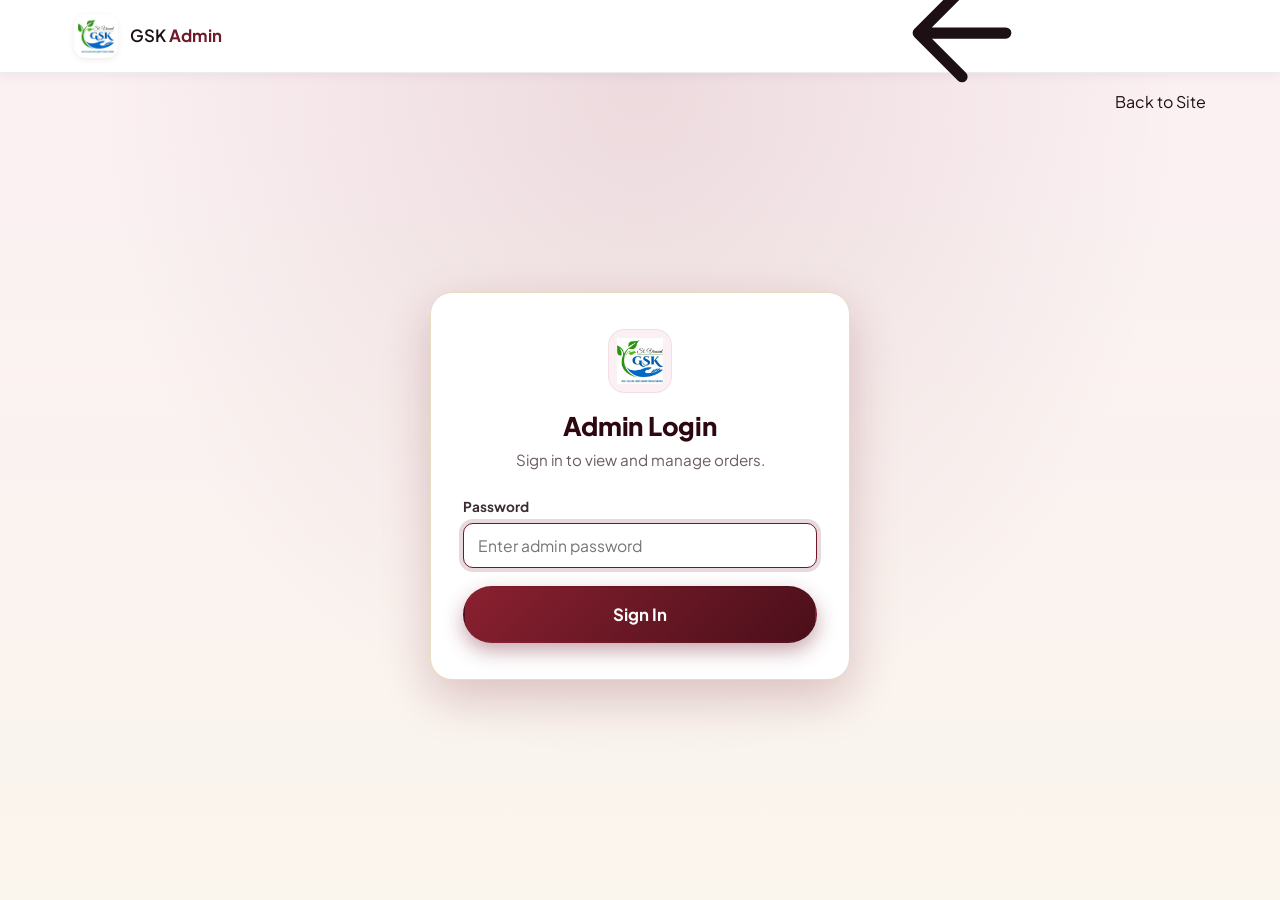
<file: login.html>
<!DOCTYPE html>
<html lang="en">
<head>
  <meta charset="UTF-8" />
  <meta name="viewport" content="width=device-width, initial-scale=1.0" />
  <meta name="robots" content="noindex, nofollow" />
  <title>Admin Login — GSK Dragon Fruit Plus</title>
  <link rel="icon" type="image/jpeg" href="Assets/gsk%20logo.jpg" />
  <link rel="preconnect" href="https://fonts.googleapis.com" />
  <link rel="preconnect" href="https://fonts.gstatic.com" crossorigin />
  <link href="https://fonts.googleapis.com/css2?family=Plus+Jakarta+Sans:wght@400;500;600;700;800&display=swap" rel="stylesheet" />
  <link rel="stylesheet" href="styles.css" />
</head>
<body class="page-admin">
  <!-- SVG icon sprite -->
  <svg width="0" height="0" style="position:absolute" aria-hidden="true">
    <defs>
      <symbol id="i-clipboard" viewBox="0 0 24 24" fill="none" stroke="currentColor" stroke-width="1.6" stroke-linecap="round" stroke-linejoin="round">
        <rect x="8" y="3" width="8" height="4" rx="1"/>
        <path d="M8 5H6a2 2 0 0 0-2 2v12a2 2 0 0 0 2 2h12a2 2 0 0 0 2-2V7a2 2 0 0 0-2-2h-2"/>
        <path d="M9 12h6M9 16h4"/>
      </symbol>
      <symbol id="i-clock" viewBox="0 0 24 24" fill="none" stroke="currentColor" stroke-width="1.6" stroke-linecap="round" stroke-linejoin="round">
        <circle cx="12" cy="12" r="9"/>
        <path d="M12 7v5l3 2"/>
      </symbol>
      <symbol id="i-package" viewBox="0 0 24 24" fill="none" stroke="currentColor" stroke-width="1.6" stroke-linecap="round" stroke-linejoin="round">
        <path d="M21 16V8a2 2 0 0 0-1-1.73l-7-4a2 2 0 0 0-2 0l-7 4A2 2 0 0 0 3 8v8a2 2 0 0 0 1 1.73l7 4a2 2 0 0 0 2 0l7-4A2 2 0 0 0 21 16Z"/>
        <path d="m3.3 7 8.7 5 8.7-5M12 22V12"/>
      </symbol>
      <symbol id="i-wallet" viewBox="0 0 24 24" fill="none" stroke="currentColor" stroke-width="1.6" stroke-linecap="round" stroke-linejoin="round">
        <path d="M19 7H5a2 2 0 0 0-2 2v9a2 2 0 0 0 2 2h14a2 2 0 0 0 2-2V9a2 2 0 0 0-2-2Z"/>
        <path d="M16 14a1.5 1.5 0 1 0 0-3 1.5 1.5 0 0 0 0 3ZM18 7V5a2 2 0 0 0-2-2H6a3 3 0 0 0-3 3"/>
      </symbol>
      <symbol id="i-search" viewBox="0 0 24 24" fill="none" stroke="currentColor" stroke-width="1.8" stroke-linecap="round" stroke-linejoin="round">
        <circle cx="11" cy="11" r="7"/>
        <path d="m20 20-3.5-3.5"/>
      </symbol>
      <symbol id="i-refresh" viewBox="0 0 24 24" fill="none" stroke="currentColor" stroke-width="1.8" stroke-linecap="round" stroke-linejoin="round">
        <path d="M3 12a9 9 0 0 1 15.5-6.3L21 8"/>
        <path d="M21 3v5h-5"/>
        <path d="M21 12a9 9 0 0 1-15.5 6.3L3 16"/>
        <path d="M8 16H3v5"/>
      </symbol>
      <symbol id="i-download" viewBox="0 0 24 24" fill="none" stroke="currentColor" stroke-width="1.8" stroke-linecap="round" stroke-linejoin="round">
        <path d="M21 15v4a2 2 0 0 1-2 2H5a2 2 0 0 1-2-2v-4"/>
        <path d="M7 10l5 5 5-5M12 15V3"/>
      </symbol>
      <symbol id="i-logout" viewBox="0 0 24 24" fill="none" stroke="currentColor" stroke-width="1.8" stroke-linecap="round" stroke-linejoin="round">
        <path d="M9 21H5a2 2 0 0 1-2-2V5a2 2 0 0 1 2-2h4"/>
        <path d="m16 17 5-5-5-5M21 12H9"/>
      </symbol>
      <symbol id="i-arrow-left" viewBox="0 0 24 24" fill="none" stroke="currentColor" stroke-width="1.8" stroke-linecap="round" stroke-linejoin="round">
        <path d="M19 12H5M12 19l-7-7 7-7"/>
      </symbol>
      <symbol id="i-inbox" viewBox="0 0 24 24" fill="none" stroke="currentColor" stroke-width="1.5" stroke-linecap="round" stroke-linejoin="round">
        <path d="M22 12h-6l-2 3h-4l-2-3H2"/>
        <path d="M5.5 5h13l3.5 7v6a2 2 0 0 1-2 2H4a2 2 0 0 1-2-2v-6Z"/>
      </symbol>
      <symbol id="i-trash" viewBox="0 0 24 24" fill="none" stroke="currentColor" stroke-width="1.8" stroke-linecap="round" stroke-linejoin="round">
        <path d="M3 6h18M8 6V4a2 2 0 0 1 2-2h4a2 2 0 0 1 2 2v2M19 6l-1 14a2 2 0 0 1-2 2H8a2 2 0 0 1-2-2L5 6"/>
        <path d="M10 11v6M14 11v6"/>
      </symbol>
      <symbol id="i-lock" viewBox="0 0 24 24" fill="none" stroke="currentColor" stroke-width="1.6" stroke-linecap="round" stroke-linejoin="round">
        <rect x="4" y="11" width="16" height="11" rx="2"/>
        <path d="M8 11V7a4 4 0 1 1 8 0v4"/>
      </symbol>
      <symbol id="i-peso" viewBox="0 0 24 24" fill="none" stroke="currentColor" stroke-width="2" stroke-linecap="round" stroke-linejoin="round">
        <path d="M7 4v16M7 4h6a4.5 4.5 0 0 1 0 9H7M5 9h11M5 13h11"/>
      </symbol>
    </defs>
  </svg>

  <header class="site-header is-solid admin-header">
    <div class="container nav">
      <a href="index.html" class="brand">
        <span class="brand-mark">
          <img src="Assets/gsk%20logo.jpg" alt="GSK" />
        </span>
        <span class="brand-name">GSK <strong>Admin</strong></span>
      </a>
      <a href="index.html" class="btn-link nav-cta">
        <svg class="ico" aria-hidden="true"><use href="#i-arrow-left"/></svg>
        Back to Site
      </a>
    </div>
  </header>

  <main id="top">
    <!-- Login screen -->
    <section id="loginSection" class="login-screen">
      <div class="login-card">
        <div class="login-logo">
          <img src="Assets/gsk%20logo.jpg" alt="GSK" />
        </div>
        <h1>Admin Login</h1>
        <p class="login-sub">Sign in to view and manage orders.</p>
        <form id="loginForm" novalidate>
          <div class="form-row">
            <label for="loginPassword">Password</label>
            <input type="password" id="loginPassword" name="password" required autocomplete="current-password" placeholder="Enter admin password" />
          </div>
          <button type="submit" class="btn btn-primary btn-lg btn-block">Sign In</button>
          <p id="loginError" class="login-error" hidden>Mali ang password. Subukan ulit.</p>
        </form>
      </div>
    </section>

    <!-- Admin dashboard (hidden until logged in) -->
    <section id="adminSection" class="admin-screen" hidden>
      <div class="container">
        <div class="admin-head">
          <div>
            <span class="eyebrow">Orders Dashboard</span>
            <h1>Welcome back, Admin 👋</h1>
            <p class="admin-sub">Manage at i-track ang lahat ng orders ng GSK Dragon Fruit Plus dito.</p>
          </div>
          <div class="admin-actions">
            <button id="refreshBtn" type="button" class="btn btn-ghost btn-sm">↻ Refresh</button>
            <button id="exportBtn" type="button" class="btn btn-outline btn-sm">⬇ Export CSV</button>
            <button id="logoutBtn" type="button" class="btn btn-ghost btn-sm">Logout</button>
          </div>
        </div>

        <div class="admin-stats">
          <div class="admin-stat stat-total">
            <div class="admin-stat-icon">📋</div>
            <div class="admin-stat-body">
              <span class="admin-stat-label">Total Orders</span>
              <span class="admin-stat-value" id="statTotal">0</span>
            </div>
          </div>
          <div class="admin-stat stat-pending">
            <div class="admin-stat-icon">⏳</div>
            <div class="admin-stat-body">
              <span class="admin-stat-label">Pending</span>
              <span class="admin-stat-value" id="statPending">0</span>
            </div>
          </div>
          <div class="admin-stat stat-shipped">
            <div class="admin-stat-icon">📦</div>
            <div class="admin-stat-body">
              <span class="admin-stat-label">Confirmed / Shipped</span>
              <span class="admin-stat-value" id="statShipped">0</span>
            </div>
          </div>
          <div class="admin-stat stat-revenue">
            <div class="admin-stat-icon">💰</div>
            <div class="admin-stat-body">
              <span class="admin-stat-label">Estimated Revenue</span>
              <span class="admin-stat-value" id="statRevenue">₱0</span>
            </div>
          </div>
        </div>

        <div class="admin-toolbar">
          <div class="admin-search">
            <span class="admin-search-icon" aria-hidden="true">🔍</span>
            <input
              type="search"
              id="searchInput"
              placeholder="Search by name, contact, or address…"
              autocomplete="off"
            />
          </div>
          <div class="admin-filters">
            <select id="filterStatus" aria-label="Filter by status">
              <option value="">All Status</option>
              <option value="Pending">Pending</option>
              <option value="Confirmed">Confirmed</option>
              <option value="Shipped">Shipped</option>
              <option value="Delivered">Delivered</option>
              <option value="Cancelled">Cancelled</option>
            </select>
            <select id="filterPayment" aria-label="Filter by payment method">
              <option value="">All Payment</option>
              <option value="COD">COD</option>
              <option value="GCash">GCash</option>
              <option value="Credit Card">Credit Card</option>
            </select>
            <select id="filterBundle" aria-label="Filter by bundle">
              <option value="">All Bundles</option>
              <option value="1 Box - ₱1,300">1 Box</option>
              <option value="2 Boxes - ₱2,400">2 Boxes</option>
              <option value="3 Boxes - ₱3,300">3 Boxes</option>
            </select>
          </div>
        </div>

        <div class="admin-table-wrap">
          <table class="admin-table" id="ordersTable">
            <thead>
              <tr>
                <th>Date</th>
                <th>Customer</th>
                <th>Bundle</th>
                <th>Payment</th>
                <th>Address</th>
                <th>Status</th>
                <th></th>
              </tr>
            </thead>
            <tbody id="ordersBody"></tbody>
          </table>
          <div id="ordersEmpty" class="admin-empty" hidden>
            <div class="admin-empty-icon">📭</div>
            <h3>Wala pang orders</h3>
            <p>Walang nai-save na orders sa browser na ito, o walang tugma sa filters mo.</p>
            <a href="order.html" class="btn btn-outline btn-sm">Go to Order Page</a>
          </div>
        </div>

        <p class="admin-note">
          <strong>Note:</strong> Orders are stored locally sa browser na ito. For multi-device tracking,
          connect the form to Netlify Forms, Supabase, or another backend service.
        </p>
      </div>
    </section>
  </main>

  <script src="login.js"></script>
</body>
</html>
</file>
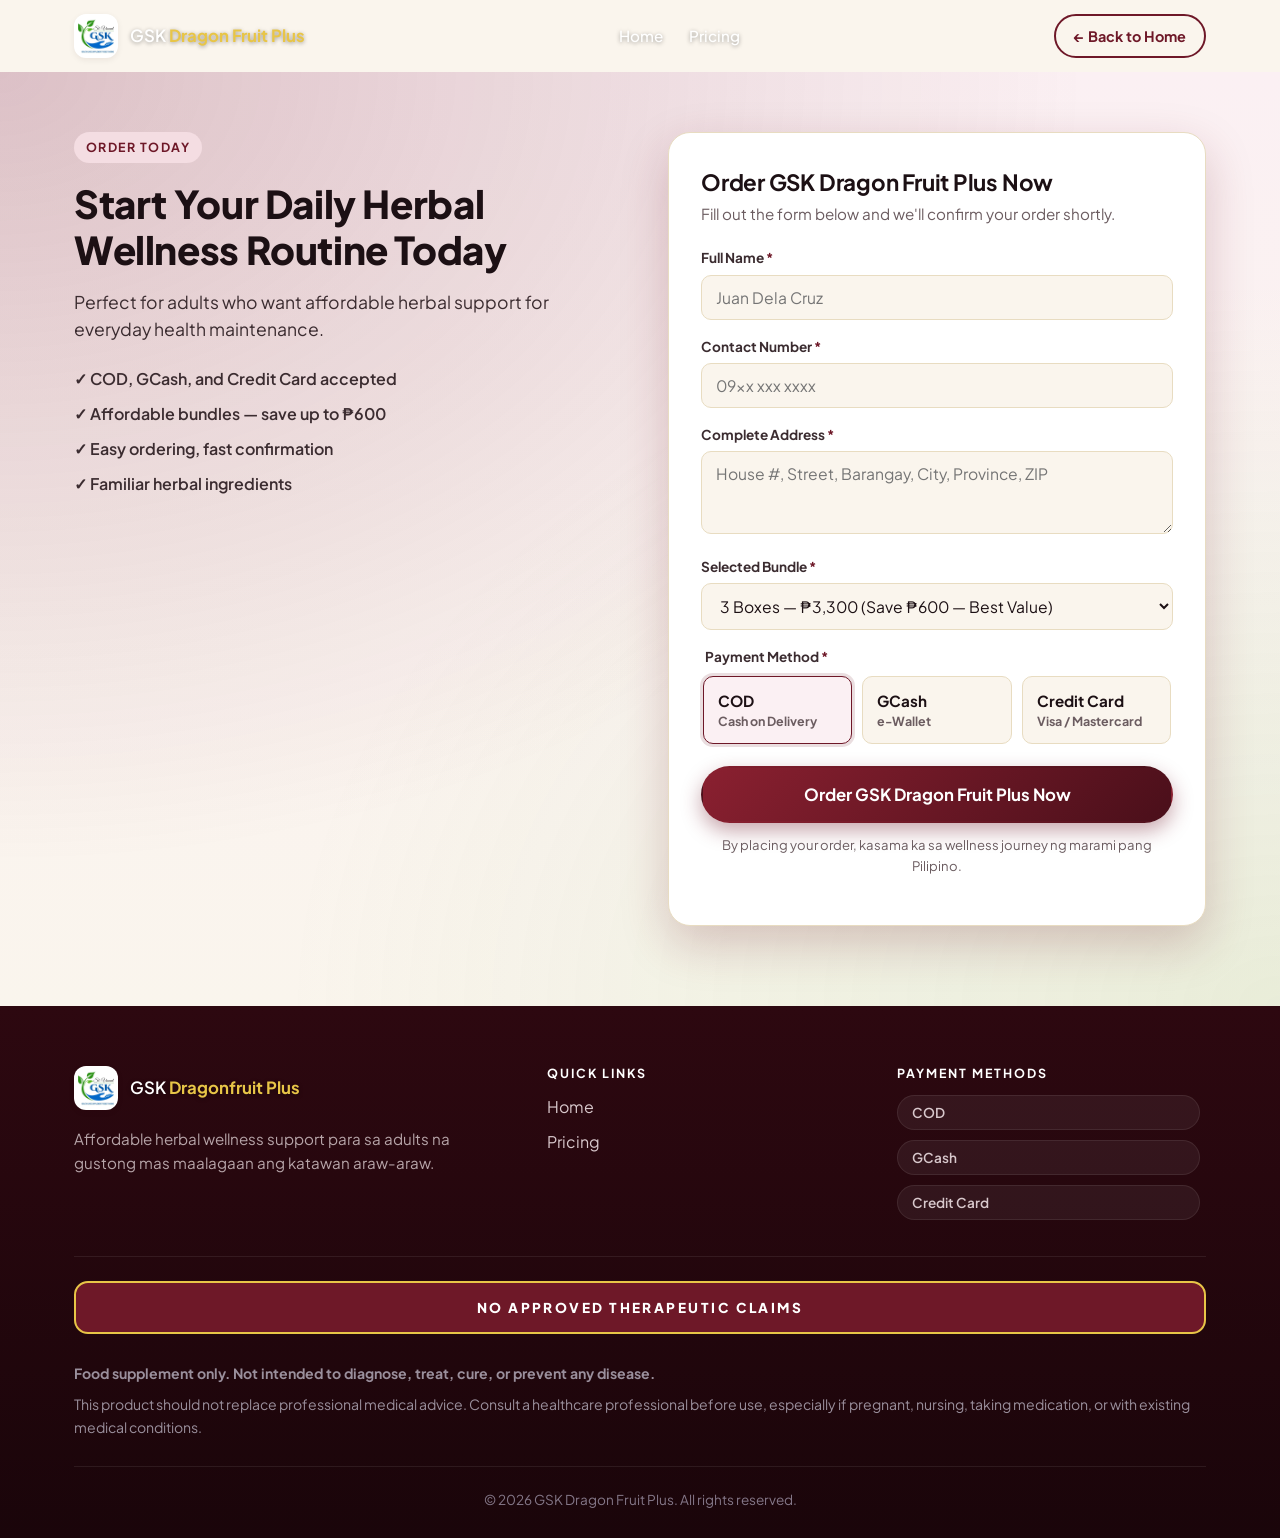
<file: order.html>
<!DOCTYPE html>
<html lang="en">
<head>
  <meta charset="UTF-8" />
  <meta name="viewport" content="width=device-width, initial-scale=1.0" />
  <meta name="description" content="Order GSK Dragon Fruit Plus — affordable herbal wellness support. COD, GCash, and Credit Card accepted." />
  <meta name="theme-color" content="#6e1828" />
  <title>Order GSK Dragon Fruit Plus</title>
  <link rel="icon" type="image/jpeg" href="Assets/gsk%20logo.jpg" />
  <link rel="preconnect" href="https://fonts.googleapis.com" />
  <link rel="preconnect" href="https://fonts.gstatic.com" crossorigin />
  <link href="https://fonts.googleapis.com/css2?family=Plus+Jakarta+Sans:wght@400;500;600;700;800&display=swap" rel="stylesheet" />
  <link rel="stylesheet" href="styles.css" />
</head>
<body class="page-order">
  <!-- Sticky Header -->
  <header class="site-header is-solid">
    <div class="container nav">
      <a href="index.html" class="brand">
        <span class="brand-mark">
          <img src="Assets/gsk%20logo.jpg" alt="St. Vincent GSK" />
        </span>
        <span class="brand-name">GSK <strong>Dragon Fruit Plus</strong></span>
      </a>
      <nav class="nav-links" aria-label="Primary" id="navLinks">
        <a href="index.html">Home</a>
        <a href="index.html#pricing">Pricing</a>
      </nav>
      <a href="index.html" class="btn btn-outline btn-sm nav-cta">← Back to Home</a>
      <button
        type="button"
        class="nav-toggle"
        id="navToggle"
        aria-label="Toggle navigation"
        aria-expanded="false"
        aria-controls="navLinks"
      >
        <span></span>
        <span></span>
        <span></span>
      </button>
    </div>
  </header>

  <main id="top">
    <!-- Order Form Section -->
    <section class="final-cta order-page">
      <div class="container final-grid">
        <div class="final-copy">
          <span class="eyebrow">Order Today</span>
          <h2>Start Your Daily Herbal Wellness Routine Today</h2>
          <p class="lede">
            Perfect for adults who want affordable herbal support for everyday
            health maintenance.
          </p>
          <ul class="final-bullets">
            <li>✓ COD, GCash, and Credit Card accepted</li>
            <li>✓ Affordable bundles — save up to ₱600</li>
            <li>✓ Easy ordering, fast confirmation</li>
            <li>✓ Familiar herbal ingredients</li>
          </ul>
        </div>

        <form class="order-form" id="orderForm" novalidate>
          <h3>Order GSK Dragon Fruit Plus Now</h3>
          <p class="form-sub">Fill out the form below and we'll confirm your order shortly.</p>

          <div class="form-row">
            <label for="fullName">Full Name <span aria-hidden="true">*</span></label>
            <input type="text" id="fullName" name="fullName" required autocomplete="name" placeholder="Juan Dela Cruz" />
          </div>

          <div class="form-row">
            <label for="contact">Contact Number <span aria-hidden="true">*</span></label>
            <input type="tel" id="contact" name="contact" required autocomplete="tel" inputmode="tel" placeholder="09xx xxx xxxx" pattern="[0-9+\-\s]{7,}" />
          </div>

          <div class="form-row">
            <label for="address">Complete Address <span aria-hidden="true">*</span></label>
            <textarea id="address" name="address" rows="3" required autocomplete="street-address" placeholder="House #, Street, Barangay, City, Province, ZIP"></textarea>
          </div>

          <div class="form-row">
            <label for="bundle">Selected Bundle <span aria-hidden="true">*</span></label>
            <select id="bundle" name="bundle" required>
              <option value="">Pumili ng bundle…</option>
              <option value="1 Box - ₱1,300">1 Box — ₱1,300</option>
              <option value="2 Boxes - ₱2,400">2 Boxes — ₱2,400 (Save ₱200)</option>
              <option value="3 Boxes - ₱3,300" selected>3 Boxes — ₱3,300 (Save ₱600 — Best Value)</option>
            </select>
          </div>

          <fieldset class="form-row payment-row">
            <legend>Payment Method <span aria-hidden="true">*</span></legend>
            <div class="payment-options">
              <label class="pay-opt">
                <input type="radio" name="payment" value="COD" required checked />
                <span class="pay-card">
                  <strong>COD</strong>
                  <small>Cash on Delivery</small>
                </span>
              </label>
              <label class="pay-opt">
                <input type="radio" name="payment" value="GCash" required />
                <span class="pay-card">
                  <strong>GCash</strong>
                  <small>e-Wallet</small>
                </span>
              </label>
              <label class="pay-opt">
                <input type="radio" name="payment" value="Credit Card" required />
                <span class="pay-card">
                  <strong>Credit Card</strong>
                  <small>Visa / Mastercard</small>
                </span>
              </label>
            </div>
          </fieldset>

          <button type="submit" class="btn btn-primary btn-lg btn-block">Order GSK Dragon Fruit Plus Now</button>
          <p class="form-disclaimer">By placing your order, kasama ka sa wellness journey ng marami pang Pilipino.</p>

          <div class="form-success" id="formSuccess" hidden>
            <div class="success-icon">✓</div>
            <h4>Salamat sa iyong order!</h4>
            <p>We've received your details. Hihintayin mo na lang ang confirmation message namin sa contact number na binigay mo.</p>
          </div>
        </form>
      </div>
    </section>
  </main>

  <!-- Footer / Disclaimer -->
  <footer class="site-footer">
    <div class="container">
      <div class="footer-grid">
        <div class="footer-brand">
          <a href="index.html" class="brand">
            <span class="brand-mark">
              <img src="Assets/gsk%20logo.jpg" alt="St. Vincent GSK" />
            </span>
            <span class="brand-name">GSK <strong>Dragonfruit Plus</strong></span>
          </a>
          <p>Affordable herbal wellness support para sa adults na gustong mas maalagaan ang katawan araw-araw.</p>
        </div>
        <div class="footer-links">
          <h4>Quick Links</h4>
          <ul>
            <li><a href="index.html">Home</a></li>
            <li><a href="index.html#pricing">Pricing</a></li>
          </ul>
        </div>
        <div class="footer-payments">
          <h4>Payment Methods</h4>
          <ul class="pay-list">
            <li>COD</li>
            <li>GCash</li>
            <li>Credit Card</li>
          </ul>
        </div>
      </div>

      <div class="no-claims-strip">No Approved Therapeutic Claims</div>

      <div class="disclaimer">
        <p><strong>Food supplement only. Not intended to diagnose, treat, cure, or prevent any disease.</strong></p>
        <p>This product should not replace professional medical advice. Consult a healthcare professional before use, especially if pregnant, nursing, taking medication, or with existing medical conditions.</p>
      </div>

      <div class="copyright">
        <p>&copy; 2026 GSK Dragon Fruit Plus. All rights reserved.</p>
      </div>
    </div>
  </footer>

  <script src="script.js"></script>
</body>
</html>
</file>
<file: styles.css>
/* =============================================================
   GSK Dragonfruit Plus — Landing Page Styles
   Palette: dragon fruit pink, white, soft beige, light green
   ============================================================= */

:root {
  /* Wine / burgundy — matches the actual product box */
  --wine-900: #2d0810;
  --wine-800: #4a0f1a;
  --wine-700: #6e1828;
  --wine-600: #8a2030;
  --wine-500: #a83244;
  --wine-100: #f4dde2;
  --wine-50:  #fbf0f3;

  /* Dragon-fruit pink — used as a secondary highlight (matches fruit pulp) */
  --pink-700: #c92872;
  --pink-600: #e23a85;
  --pink-100: #fde4ee;
  --pink-50:  #fff3f8;

  /* Gold — matches the "Plus" wordmark on the box */
  --gold-600: #c9a13a;
  --gold-500: #e8c547;
  --gold-100: #fbf3d3;

  /* Grass green — matches the green band on the box */
  --green-700: #4a8a3a;
  --green-500: #7ebd5e;
  --green-300: #b6dca0;
  --green-100: #e8f3dd;

  --beige-100: #faf5ed;
  --beige-200: #f3ead6;
  --beige-300: #e8dcc1;

  --ink-900: #1c1014;
  --ink-700: #3b2c30;
  --ink-500: #6b5c60;
  --ink-300: #a99fa3;

  --white: #ffffff;
  --shadow-sm: 0 2px 6px rgba(45, 8, 16, 0.07);
  --shadow-md: 0 8px 24px rgba(45, 8, 16, 0.10);
  --shadow-lg: 0 18px 48px rgba(110, 24, 40, 0.22);

  --radius-sm: 8px;
  --radius-md: 14px;
  --radius-lg: 22px;
  --radius-pill: 999px;

  --container: 1180px;
  --gutter: 24px;
}

* { box-sizing: border-box; }

html { scroll-behavior: smooth; -webkit-text-size-adjust: 100%; overflow-x: hidden; }

body {
  margin: 0;
  font-family: "Plus Jakarta Sans", -apple-system, BlinkMacSystemFont, "Segoe UI", Roboto, Helvetica, Arial, sans-serif;
  color: var(--ink-900);
  background: var(--beige-100);
  line-height: 1.55;
  -webkit-font-smoothing: antialiased;
  -moz-osx-font-smoothing: grayscale;
  overflow-x: hidden;
}

img { max-width: 100%; display: block; }

a { color: inherit; text-decoration: none; }

h1, h2, h3, h4 { line-height: 1.2; margin: 0 0 .4em; letter-spacing: -0.01em; }
h1 { font-size: clamp(2.1rem, 4.4vw, 3.4rem); font-weight: 800; }
h2 { font-size: clamp(1.6rem, 3.2vw, 2.4rem); font-weight: 800; }
h3 { font-size: 1.15rem; font-weight: 700; }
h4 { font-size: 1rem; font-weight: 700; }
p  { margin: 0 0 1em; }

.container {
  width: 100%;
  max-width: var(--container);
  margin: 0 auto;
  padding: 0 var(--gutter);
}

.eyebrow {
  display: inline-block;
  font-size: 0.78rem;
  font-weight: 700;
  letter-spacing: 0.12em;
  text-transform: uppercase;
  color: var(--wine-700);
  background: var(--wine-100);
  padding: 6px 12px;
  border-radius: var(--radius-pill);
  margin-bottom: 14px;
}
.eyebrow-green {
  color: var(--green-700);
  background: var(--green-100);
}
.eyebrow-gold {
  color: #8a6c1a;
  background: var(--gold-100);
}

.muted { color: var(--ink-500); }
.accent { color: var(--wine-700); }
.accent-gold { color: var(--gold-600); }

.section-head {
  text-align: center;
  max-width: 720px;
  margin: 0 auto 48px;
}
.section-sub {
  color: var(--ink-500);
  font-size: 1.05rem;
  margin-top: 0;
}

/* ---------- Buttons ---------- */
.btn {
  display: inline-flex;
  align-items: center;
  justify-content: center;
  gap: 8px;
  padding: 12px 22px;
  border-radius: var(--radius-pill);
  font-weight: 700;
  font-family: inherit;
  font-size: 0.98rem;
  cursor: pointer;
  border: 2px solid transparent;
  transition: transform .15s ease, box-shadow .2s ease, background .2s ease, color .2s ease, border-color .2s ease;
  text-align: center;
  white-space: nowrap;
}
.btn-sm { padding: 9px 18px; font-size: 0.9rem; }
.btn-lg { padding: 16px 30px; font-size: 1.05rem; }
.btn-block { display: flex; width: 100%; }

.btn-primary {
  background: linear-gradient(135deg, var(--wine-600), var(--wine-800));
  color: #fff;
  box-shadow: 0 8px 20px rgba(110, 24, 40, 0.38);
}
.btn-primary:hover {
  transform: translateY(-2px);
  box-shadow: 0 12px 28px rgba(110, 24, 40, 0.48);
}
.btn-primary:active { transform: translateY(0); }

.btn-gold {
  background: linear-gradient(135deg, var(--gold-500), var(--gold-600));
  color: var(--wine-900);
  box-shadow: 0 8px 20px rgba(201, 161, 58, 0.35);
}
.btn-gold:hover {
  transform: translateY(-2px);
  box-shadow: 0 12px 28px rgba(201, 161, 58, 0.42);
}

.btn-outline {
  background: transparent;
  color: var(--wine-700);
  border-color: var(--wine-700);
}
.btn-outline:hover {
  background: var(--wine-700);
  color: #fff;
}

.btn-ghost {
  background: transparent;
  color: var(--ink-900);
  border-color: var(--ink-300);
}
.btn-ghost:hover {
  border-color: var(--wine-700);
  color: var(--wine-700);
}

/* ---------- Header ---------- */
.site-header {
  position: fixed;
  top: var(--header-top, 0); left: 0; right: 0;
  z-index: 50;
  background: transparent;
  backdrop-filter: none;
  -webkit-backdrop-filter: none;
  border-bottom: 1px solid transparent;
  transition: background .3s ease, backdrop-filter .3s ease, border-color .3s ease;
}
.site-header.is-solid {
  background: rgba(255, 255, 255, 0.97);
  backdrop-filter: saturate(160%) blur(14px);
  -webkit-backdrop-filter: saturate(160%) blur(14px);
  border-bottom-color: rgba(31, 19, 32, 0.08);
  box-shadow: 0 2px 12px rgba(45, 8, 16, 0.06);
}
.nav {
  display: flex;
  align-items: center;
  justify-content: space-between;
  gap: 16px;
  height: 72px;
}
.brand {
  display: inline-flex;
  align-items: center;
  gap: 12px;
  font-weight: 600;
  color: #fff;
  text-shadow: 0 1px 4px rgba(0, 0, 0, 0.4);
  transition: color .3s ease, text-shadow .3s ease;
}
.site-header.is-solid .brand {
  color: var(--ink-900);
  text-shadow: none;
}
.brand-mark {
  display: inline-grid;
  place-items: center;
  width: 44px; height: 44px;
  border-radius: 12px;
  background: #fff;
  padding: 4px;
  overflow: hidden;
  box-shadow: var(--shadow-sm);
}
.brand-mark img {
  width: 100%;
  height: 100%;
  object-fit: contain;
  display: block;
}
.brand-name { font-size: 1.05rem; }
.brand-name strong { color: var(--gold-500); transition: color .3s ease; }
.site-header.is-solid .brand-name strong { color: var(--wine-700); }
.brand-tag {
  font-size: 0.7rem;
  letter-spacing: 0.18em;
  text-transform: uppercase;
  color: var(--ink-500);
  font-weight: 700;
  margin-left: 6px;
}

.nav-links {
  display: flex;
  gap: 26px;
  font-size: 0.95rem;
  font-weight: 500;
  color: #fff;
  text-shadow: 0 1px 4px rgba(0, 0, 0, 0.4);
  transition: color .3s ease, text-shadow .3s ease;
}
.site-header.is-solid .nav-links {
  color: var(--ink-700);
  text-shadow: none;
}
.nav-links a:hover { color: var(--gold-500); }
.site-header.is-solid .nav-links a:hover { color: var(--wine-700); }

/* Mobile hamburger toggle (hidden on desktop) */
.nav-toggle {
  display: none;
  width: 44px;
  height: 44px;
  background: var(--wine-700);
  border: 1px solid rgba(255, 255, 255, 0.25);
  border-radius: 10px;
  cursor: pointer;
  padding: 0;
  align-items: center;
  justify-content: center;
  flex-direction: column;
  gap: 5px;
  box-shadow: 0 4px 12px rgba(45, 8, 16, 0.3);
  transition: background .2s ease, border-color .2s ease, box-shadow .2s ease;
}
.nav-toggle span {
  display: block;
  width: 22px;
  height: 2px;
  background: #fff;
  border-radius: 2px;
  transition: transform .25s ease, opacity .2s ease, background .2s ease;
}
.site-header.is-solid .nav-toggle {
  background: var(--wine-700);
  border-color: var(--wine-700);
  box-shadow: var(--shadow-sm);
}
.site-header.is-solid .nav-toggle span { background: #fff; }
.site-header.is-open .nav-toggle span:nth-child(1) {
  transform: translateY(7px) rotate(45deg);
}
.site-header.is-open .nav-toggle span:nth-child(2) { opacity: 0; }
.site-header.is-open .nav-toggle span:nth-child(3) {
  transform: translateY(-7px) rotate(-45deg);
}

/* ---------- Hero ---------- */
.hero {
  position: relative;
  aspect-ratio: 1672 / 941;
  padding: 0;
  overflow: hidden;
  isolation: isolate;
  background: var(--wine-900);
}
.hero-bg {
  position: absolute;
  inset: 0;
  z-index: -1;
  overflow: hidden;
}
.hero-bg-img {
  width: 100%;
  height: 100%;
  object-fit: cover;
  object-position: center;
  display: block;
}
.hero-bg-fade {
  position: absolute;
  inset: 0;
  background:
    linear-gradient(90deg,
      rgba(45, 8, 16, 0.55) 0%,
      rgba(45, 8, 16, 0.30) 30%,
      rgba(45, 8, 16, 0) 60%,
      rgba(45, 8, 16, 0) 100%),
    linear-gradient(180deg,
      rgba(45, 8, 16, 0.20) 0%,
      rgba(45, 8, 16, 0) 25%,
      rgba(45, 8, 16, 0) 75%,
      rgba(45, 8, 16, 0.25) 100%);
}
.hero-grid {
  display: grid;
  grid-template-columns: 1fr 1fr;
  gap: 40px;
  align-items: center;
  height: 100%;
  padding-top: 100px;
  padding-bottom: 40px;
}
.hero-grid > .hero-copy {
  grid-column: 1;
  color: #fff;
  text-shadow: 0 2px 10px rgba(45, 8, 16, 0.55);
}
.hero-copy .eyebrow {
  background: rgba(255, 255, 255, 0.92);
  color: var(--wine-700);
  text-shadow: none;
}
.hero-copy h1 {
  margin-top: 8px;
  color: #fff;
  font-size: clamp(2.2rem, 4.6vw, 3.6rem);
}
.hero-copy h1 .accent-gold { color: var(--gold-500); }
.hero-copy .lede {
  font-size: 1.18rem;
  color: rgba(255, 255, 255, 0.95);
  max-width: 520px;
  margin: 14px 0 28px;
}
.hero-ctas {
  display: flex;
  gap: 12px;
  flex-wrap: wrap;
  margin-bottom: 18px;
}
.hero-copy .btn-ghost {
  color: #fff;
  border-color: rgba(255, 255, 255, 0.6);
  text-shadow: none;
}
.hero-copy .btn-ghost:hover {
  background: rgba(255, 255, 255, 0.12);
  border-color: #fff;
  color: #fff;
}
.payment-note {
  display: inline-flex;
  align-items: center;
  gap: 8px;
  background: rgba(255, 255, 255, 0.95);
  padding: 10px 16px;
  border-radius: var(--radius-pill);
  font-weight: 600;
  font-size: 0.92rem;
  color: var(--ink-700);
  border: 1px solid rgba(255, 255, 255, 0.4);
  box-shadow: var(--shadow-sm);
  margin-bottom: 28px;
  text-shadow: none;
}
.check {
  display: inline-grid; place-items: center;
  width: 18px; height: 18px;
  border-radius: 50%;
  background: var(--green-500);
  color: #fff; font-size: 11px; font-weight: 800;
}
.trust-row {
  list-style: none; padding: 0; margin: 0;
  display: flex; gap: 10px; flex-wrap: wrap;
}
.trust-row li {
  display: inline-flex; align-items: center; gap: 8px;
  background: rgba(255, 255, 255, 0.94);
  padding: 10px 14px;
  border-radius: var(--radius-md);
  font-size: 0.88rem;
  font-weight: 600;
  color: var(--ink-900);
  border: 1px solid rgba(255, 255, 255, 0.5);
  text-shadow: none;
}

/* Hero visual — real product photo */
.hero-visual {
  position: relative;
  height: 100%;
  min-height: 460px;
  display: grid;
  place-items: center;
}
.hero-glow {
  position: absolute; inset: 0;
  background:
    radial-gradient(circle at 50% 50%, rgba(110, 24, 40, 0.42), transparent 60%),
    radial-gradient(circle at 30% 70%, rgba(126, 189, 94, 0.25), transparent 55%);
  filter: blur(50px);
  z-index: 0;
}
.product-stage {
  position: relative;
  z-index: 1;
  width: 100%;
  max-width: 520px;
  display: grid;
  place-items: center;
  padding: 30px;
}
.product-photo {
  width: 100%;
  height: auto;
  filter: drop-shadow(0 30px 50px rgba(45, 8, 16, 0.4)) drop-shadow(0 10px 20px rgba(45, 8, 16, 0.25));
  transform: rotate(-2deg);
  transition: transform .4s ease;
}
.product-photo:hover { transform: rotate(0); }
.product-spec-pill {
  position: absolute;
  top: 8px;
  right: 0;
  background: var(--white);
  padding: 10px 16px;
  border-radius: var(--radius-pill);
  font-weight: 700;
  font-size: 0.85rem;
  color: var(--wine-700);
  border: 1px solid var(--wine-100);
  box-shadow: var(--shadow-md);
  z-index: 2;
}
.product-spec-pill strong { color: var(--wine-900); }
.product-spec-pill-2 {
  position: absolute;
  bottom: 16px;
  left: 0;
  background: var(--gold-500);
  color: var(--wine-900);
  padding: 8px 14px;
  border-radius: var(--radius-pill);
  font-weight: 800;
  font-size: 0.78rem;
  letter-spacing: 0.08em;
  text-transform: uppercase;
  box-shadow: var(--shadow-md);
  z-index: 2;
}

/* ---------- Problem ---------- */
.problem {
  background:
    url('Assets/B1.png') center / cover no-repeat,
    var(--beige-100);
  padding: 80px 0;
  min-height: 100vh;
  display: flex;
  align-items: center;
  text-align: left;
}
.problem > .container {
  width: 100%;
}
.problem-grid {
  display: grid;
  grid-template-columns: 1fr 1.05fr;
  gap: 64px;
  align-items: center;
}
.problem-copy h2,
.problem-copy .problem-heading {
  color: var(--wine-700);
  font-size: clamp(2rem, 3.6vw, 2.85rem);
  line-height: 1.15;
  margin: 12px 0 8px;
  position: relative;
  padding-bottom: 14px;
}
.problem-copy .problem-heading::after {
  content: "";
  position: absolute;
  left: 0;
  bottom: 0;
  width: 56px;
  height: 3px;
  background: var(--pink-100);
  border-radius: 2px;
}
.problem-sub {
  color: var(--ink-700);
  font-size: 1.05rem;
  margin: 14px 0 22px;
  max-width: 460px;
}
.problem-tag {
  display: inline-flex;
  align-items: center;
  gap: 8px;
  background: var(--wine-50);
  color: var(--wine-700);
  padding: 10px 18px;
  border-radius: var(--radius-pill);
  font-size: 0.95rem;
  font-weight: 600;
  margin-bottom: 28px;
}
.problem-cta-row {
  display: flex;
  align-items: center;
  gap: 18px;
  flex-wrap: wrap;
}
.problem-cta-row .btn-primary {
  padding: 14px 26px;
}
.problem-reassurance {
  margin: 0;
  font-size: 0.92rem;
  color: var(--ink-700);
  display: inline-flex;
  align-items: center;
  gap: 8px;
  padding-left: 16px;
  border-left: 1px solid var(--beige-300);
  max-width: 220px;
  line-height: 1.4;
}

.problem-cards {
  list-style: none;
  padding: 0;
  margin: 0;
  display: grid;
  gap: 12px;
}
.problem-card {
  display: flex;
  align-items: center;
  gap: 0;
  padding: 14px 20px 14px 14px;
  background: rgba(255, 255, 255, 0.92);
  border-radius: var(--radius-md);
  box-shadow: 0 4px 14px rgba(45, 8, 16, 0.06);
  backdrop-filter: blur(4px);
  -webkit-backdrop-filter: blur(4px);
  border: 1px solid rgba(255, 255, 255, 0.7);
  transition: transform .2s ease, box-shadow .2s ease;
}
.problem-card:hover {
  transform: translateX(4px);
  box-shadow: 0 8px 22px rgba(45, 8, 16, 0.1);
}
.problem-card-icon {
  width: 56px;
  height: 56px;
  border-radius: 50%;
  display: grid;
  place-items: center;
  flex-shrink: 0;
  margin-right: 16px;
  position: relative;
  overflow: hidden;
}
.problem-card-icon img {
  width: 100%;
  height: 100%;
  object-fit: contain;
  display: block;
}
.problem-card-icon::after {
  content: "";
  position: absolute;
  right: -10px;
  top: 10%;
  bottom: 10%;
  width: 1px;
  background: var(--beige-300);
}
.problem-card-text {
  font-size: 1rem;
  color: var(--ink-700);
  font-weight: 500;
  line-height: 1.45;
  padding-left: 6px;
}

/* ---------- Intro ---------- */
.intro {
  padding: 80px 0;
  min-height: 100vh;
  display: flex;
  align-items: center;
  background: #fbf2e8;
}
.intro > .container {
  width: 100%;
}
.intro-grid {
  display: grid;
  grid-template-columns: 1fr 1.1fr;
  grid-template-areas:
    "visual copy"
    "visual facts";
  gap: 32px 48px;
  align-items: center;
}
.intro-visual { grid-area: visual; }
.intro-copy { grid-area: copy; }
.intro-facts { grid-area: facts; }
.intro-visual {
  display: grid;
  place-items: center;
}
.intro-product-img {
  width: 100%;
  max-width: 480px;
  height: auto;
  display: block;
  border-radius: var(--radius-lg);
  box-shadow: 0 24px 48px rgba(45, 8, 16, 0.12);
}
.intro-facts-img {
  width: 100%;
  max-width: 560px;
  height: auto;
  display: block;
  margin-top: 22px;
  border-radius: var(--radius-md);
}
.intro-copy h2,
.intro-copy .intro-heading {
  margin-top: 4px;
  color: var(--wine-700);
}
.intro-copy p { font-size: 1.06rem; color: var(--ink-700); }
.intro-meta {
  display: grid;
  grid-template-columns: repeat(3, 1fr);
  gap: 12px;
  margin-top: 28px;
  padding: 22px;
  background: var(--white);
  border-radius: var(--radius-md);
  border: 1px solid var(--beige-300);
  box-shadow: var(--shadow-sm);
}
.intro-meta-item {
  display: flex;
  flex-direction: column;
  align-items: center;
  text-align: center;
  gap: 4px;
}
.intro-meta-icon {
  width: 52px;
  height: 52px;
  border-radius: 50%;
  background: var(--pink-50);
  color: var(--wine-700);
  display: grid;
  place-items: center;
  font-size: 1.3rem;
  margin-bottom: 6px;
  box-shadow: inset 0 0 0 1px var(--pink-100);
}
.intro-meta-item strong {
  font-size: 0.78rem;
  letter-spacing: 0.1em;
  text-transform: uppercase;
  color: var(--wine-700);
}
.intro-meta-item span {
  font-size: 0.95rem;
  color: var(--ink-700);
  font-weight: 600;
}

.intro-ingredients {
  list-style: none;
  padding: 16px 14px;
  margin: 14px 0 0;
  display: grid;
  grid-template-columns: repeat(6, 1fr);
  gap: 8px;
  background: var(--white);
  border-radius: var(--radius-md);
  border: 1px solid var(--beige-300);
  box-shadow: var(--shadow-sm);
}
.intro-ingredients li {
  display: flex;
  flex-direction: column;
  align-items: center;
  gap: 6px;
  text-align: center;
}
.intro-ingredients .ing-circle {
  width: 44px;
  height: 44px;
  border-radius: 50%;
  display: grid;
  place-items: center;
  font-size: 1.15rem;
  box-shadow: inset 0 0 0 1px rgba(0, 0, 0, 0.04);
}
.intro-ingredients small {
  font-size: 0.72rem;
  font-weight: 700;
  color: var(--ink-700);
  letter-spacing: 0.01em;
}

/* ---------- Ingredients ---------- */
.ingredients {
  padding: 90px 0;
  background: var(--white);
}
.ingredient-grid {
  display: grid;
  grid-template-columns: repeat(6, 1fr);
  gap: 18px;
}
.ing-card {
  background: var(--beige-100);
  border-radius: var(--radius-md);
  padding: 28px 20px;
  text-align: center;
  border: 1px solid var(--beige-200);
  transition: transform .25s ease, box-shadow .25s ease, border-color .25s ease;
}
.ing-card:hover {
  transform: translateY(-4px);
  box-shadow: var(--shadow-md);
  border-color: var(--wine-100);
}
.ing-icon {
  width: 64px; height: 64px;
  border-radius: 18px;
  margin: 0 auto 14px;
  display: grid; place-items: center;
  font-size: 1.8rem;
  box-shadow: var(--shadow-sm);
}
.ing-icon-pink   { background: var(--pink-100); }
.ing-icon-yellow { background: var(--gold-100); }
.ing-icon-purple { background: #f0e2f6; }
.ing-icon-green  { background: var(--green-100); }
.ing-icon-leaf   { background: #e0efe1; }
.ing-icon-red    { background: var(--wine-100); }

.ing-card h3 { margin-bottom: 6px; color: var(--ink-900); }
.ing-card p { color: var(--ink-500); margin: 0; font-size: 0.92rem; }

/* ---------- Benefits ---------- */
.benefits {
  padding: 90px 0;
  background: linear-gradient(180deg, var(--beige-100), var(--white));
}
.benefit-grid {
  display: grid;
  grid-template-columns: repeat(4, 1fr);
  gap: 20px;
}
.ben-card {
  background: var(--white);
  border-radius: var(--radius-md);
  padding: 28px 24px;
  border: 1px solid var(--beige-300);
  box-shadow: var(--shadow-sm);
  transition: transform .25s ease, box-shadow .25s ease;
}
.ben-card:hover {
  transform: translateY(-4px);
  box-shadow: var(--shadow-md);
}
.ben-icon {
  width: 48px; height: 48px;
  border-radius: 12px;
  background: var(--wine-100);
  color: var(--wine-700);
  display: grid; place-items: center;
  font-size: 1.4rem;
  margin-bottom: 14px;
}
.ben-card h3 { color: var(--ink-900); }
.ben-card p { color: var(--ink-500); font-size: 0.95rem; margin: 0; }
.ben-wide {
  grid-column: span 4;
  display: flex;
  align-items: center;
  gap: 22px;
  padding: 22px 28px;
  background: linear-gradient(135deg, var(--wine-100), var(--beige-100));
  border-color: var(--wine-100);
}
.ben-wide .ben-icon {
  flex-shrink: 0;
  width: 56px; height: 56px;
  font-size: 1.6rem;
  margin: 0;
}
.ben-wide h3 { margin: 0 0 4px; }
.ben-wide p { margin: 0; }

/* ---------- Marquee strip ---------- */
.marquee {
  background: #000;
  color: #fff;
  overflow: hidden;
  position: relative;
  border-top: 1px solid #000;
  border-bottom: 1px solid #000;
}
.marquee-track {
  display: inline-flex;
  align-items: center;
  gap: 36px;
  padding: 10px 0;
  white-space: nowrap;
  animation: marquee-scroll 28s linear infinite;
  will-change: transform;
}
.marquee-item {
  font-size: 0.78rem;
  font-weight: 700;
  letter-spacing: 0.16em;
  text-transform: uppercase;
  display: inline-flex;
  align-items: center;
  gap: 10px;
  padding-right: 36px;
}
.marquee-dot {
  color: var(--gold-500);
  font-size: 0.9rem;
  line-height: 1;
}
.marquee.marquee-reverse .marquee-track {
  animation-name: marquee-scroll-reverse;
}
@keyframes marquee-scroll {
  from { transform: translateX(-50%); }
  to   { transform: translateX(0); }
}
@keyframes marquee-scroll-reverse {
  from { transform: translateX(0); }
  to   { transform: translateX(-50%); }
}
@media (prefers-reduced-motion: reduce) {
  .marquee-track { animation-duration: 90s; }
}

/* ---------- Featured Videos ---------- */
.featured-videos {
  padding: 90px 0;
  background: linear-gradient(180deg, var(--white), var(--beige-100));
}
.video-carousel {
  position: relative;
  margin: 0 auto;
  max-width: 980px;
  padding: 0 56px;
}
.vc-track {
  position: relative;
  height: clamp(440px, 64vw, 620px);
  display: flex;
  align-items: center;
  justify-content: center;
  perspective: 1400px;
}
.video-card {
  position: absolute;
  top: 50%;
  left: 50%;
  margin: 0;
  width: clamp(240px, 34vw, 340px);
  background: var(--white);
  border-radius: var(--radius-lg);
  overflow: hidden;
  box-shadow: var(--shadow-md);
  border: 1px solid var(--beige-300);
  transform: translate(-50%, -50%) scale(0.78);
  opacity: 0.55;
  filter: saturate(0.85);
  transition: transform .45s cubic-bezier(.2,.7,.2,1), opacity .35s ease, box-shadow .35s ease, filter .35s ease;
  cursor: pointer;
  z-index: 1;
}
.video-card.is-active {
  transform: translate(-50%, -50%) scale(1);
  opacity: 1;
  filter: none;
  box-shadow: var(--shadow-lg);
  cursor: default;
  z-index: 3;
}
.video-card.is-prev {
  transform: translate(calc(-50% - 58%), -50%) scale(0.82) rotateY(8deg);
  z-index: 2;
}
.video-card.is-next {
  transform: translate(calc(-50% + 58%), -50%) scale(0.82) rotateY(-8deg);
  z-index: 2;
}
.video-frame {
  position: relative;
  background: var(--wine-900);
}
.video-player {
  display: block;
  width: 100%;
  height: auto;
  aspect-ratio: 9 / 16;
  background: var(--wine-900);
  object-fit: cover;
  pointer-events: none;
}
.video-card.is-active .video-player { pointer-events: auto; }
.video-card figcaption {
  padding: 14px 18px;
  font-size: 0.95rem;
  font-weight: 700;
  color: var(--wine-900);
  text-align: center;
  border-top: 1px solid var(--beige-200);
  background: var(--white);
}

/* Arrow buttons */
.vc-arrow {
  position: absolute;
  top: 50%;
  transform: translateY(-50%);
  width: 46px;
  height: 46px;
  border-radius: 50%;
  border: 1px solid var(--beige-300);
  background: var(--white);
  color: var(--wine-700);
  display: inline-flex;
  align-items: center;
  justify-content: center;
  cursor: pointer;
  box-shadow: var(--shadow-sm);
  transition: background .2s ease, color .2s ease, transform .2s ease;
  z-index: 5;
}
.vc-arrow:hover { background: var(--wine-700); color: var(--white); transform: translateY(-50%) scale(1.05); }
.vc-arrow svg { width: 22px; height: 22px; }
.vc-prev { left: 8px; }
.vc-next { right: 8px; }

/* Dots */
.vc-dots {
  display: flex;
  justify-content: center;
  gap: 10px;
  margin-top: 24px;
}
.vc-dot {
  width: 9px;
  height: 9px;
  border-radius: 50%;
  border: none;
  padding: 0;
  background: var(--beige-300);
  cursor: pointer;
  transition: background .2s ease, transform .2s ease, width .2s ease;
}
.vc-dot.is-active { background: var(--wine-700); width: 26px; border-radius: 999px; }

@media (max-width: 980px) {
  .featured-videos { padding: 56px 0; }
  .video-carousel { padding: 0 44px; max-width: 100%; }
  .vc-track { height: clamp(420px, 110vw, 560px); }
  .video-card { width: clamp(220px, 60vw, 300px); }
  .video-card.is-prev { transform: translate(calc(-50% - 52%), -50%) scale(0.78) rotateY(8deg); }
  .video-card.is-next { transform: translate(calc(-50% + 52%), -50%) scale(0.78) rotateY(-8deg); }
}
@media (max-width: 560px) {
  .video-carousel { padding: 0 16px; }
  .vc-arrow { width: 40px; height: 40px; }
  .vc-prev { left: -2px; }
  .vc-next { right: -2px; }
}

/* ---------- Reviews ---------- */
.reviews {
  padding: 90px 0;
  background: var(--beige-100);
}
.reviews-grid {
  display: grid;
  grid-template-columns: repeat(3, 1fr);
  gap: 22px;
  margin-top: 12px;
}
.review-card {
  background: var(--white);
  border: 1px solid var(--beige-300);
  border-radius: var(--radius-lg);
  padding: 26px 24px;
  box-shadow: var(--shadow-sm);
  display: flex;
  flex-direction: column;
  gap: 14px;
  transition: transform .25s ease, box-shadow .25s ease;
}
.review-card:hover {
  transform: translateY(-4px);
  box-shadow: var(--shadow-md);
}
.review-stars {
  color: var(--gold-500);
  font-size: 1.05rem;
  letter-spacing: 2px;
  line-height: 1;
}
.review-text {
  margin: 0;
  color: var(--ink-700);
  font-size: 0.97rem;
  line-height: 1.6;
}
.review-author {
  display: flex;
  align-items: center;
  gap: 12px;
  margin-top: auto;
  padding-top: 14px;
  border-top: 1px solid var(--beige-200);
}
.review-avatar {
  width: 40px;
  height: 40px;
  border-radius: 50%;
  background: var(--wine-700);
  color: var(--white);
  display: inline-grid;
  place-items: center;
  font-weight: 700;
  font-size: 1rem;
  flex: 0 0 auto;
}
.review-avatar-anon { background: var(--ink-300); }
.review-meta {
  display: flex;
  flex-direction: column;
  gap: 2px;
  min-width: 0;
}
.review-name {
  font-weight: 700;
  color: var(--ink-900);
  font-size: 0.95rem;
  display: inline-flex;
  align-items: center;
  gap: 6px;
}
.review-verified {
  display: inline-grid;
  place-items: center;
  width: 16px; height: 16px;
  border-radius: 50%;
  background: #1d9bf0;
  color: #fff;
  font-size: 0.65rem;
  font-weight: 700;
}
.review-tag {
  font-size: 0.78rem;
  color: var(--ink-500);
  letter-spacing: 0.02em;
}

/* Hide cards beyond the visible count when collapsed */
.reviews-grid:not(.is-expanded) .review-card.is-hidden { display: none; }

.reviews-cta {
  display: flex;
  justify-content: center;
  margin-top: 28px;
}
.reviews-toggle {
  display: inline-flex;
  align-items: center;
  gap: 8px;
}
.reviews-toggle-icon {
  width: 18px;
  height: 18px;
  transition: transform .25s ease;
}
.reviews-toggle[aria-expanded="true"] .reviews-toggle-icon {
  transform: rotate(180deg);
}

@media (max-width: 980px) {
  .reviews { padding: 56px 0; }
  .reviews-grid { grid-template-columns: repeat(2, 1fr); gap: 16px; }
}
@media (max-width: 620px) {
  .reviews-grid { grid-template-columns: 1fr; max-width: 480px; margin: 0 auto; }
  .review-card { padding: 22px 20px; }
}

/* ---------- Pricing ---------- */
.pricing {
  padding: 90px 0;
  background: var(--white);
}
.pricing-grid {
  display: grid;
  grid-template-columns: repeat(3, 1fr);
  gap: 22px;
  align-items: stretch;
}
.price-card {
  position: relative;
  background: var(--beige-100);
  border-radius: var(--radius-lg);
  padding: 32px 28px;
  border: 2px solid var(--beige-300);
  display: flex;
  flex-direction: column;
  transition: transform .25s ease, box-shadow .25s ease;
}
.price-card:hover {
  transform: translateY(-4px);
  box-shadow: var(--shadow-md);
}
.price-card header { margin-bottom: 18px; }
.price-card h3 {
  font-size: 1.5rem;
  font-weight: 800;
  margin: 6px 0 0;
}
.price-label {
  display: inline-block;
  font-size: 0.74rem;
  letter-spacing: 0.12em;
  text-transform: uppercase;
  font-weight: 700;
  color: var(--ink-500);
  background: var(--white);
  padding: 5px 12px;
  border-radius: var(--radius-pill);
  border: 1px solid var(--beige-300);
}
.price-label-save {
  color: var(--green-700);
  background: var(--green-100);
  border-color: var(--green-300);
}
.price-amount {
  display: flex;
  align-items: baseline;
  gap: 4px;
  margin: 8px 0 4px;
}
.price-amount .currency {
  font-size: 1.4rem;
  font-weight: 700;
  color: var(--ink-700);
}
.price-amount .amount {
  font-size: 3rem;
  font-weight: 800;
  color: var(--ink-900);
  letter-spacing: -0.02em;
}
.per-box {
  color: var(--ink-500);
  font-size: 0.95rem;
  margin: 0 0 22px;
}
.price-features {
  list-style: none; padding: 0; margin: 0 0 26px;
  display: grid; gap: 10px;
}
.price-features li {
  font-size: 0.95rem;
  color: var(--ink-700);
}
.price-card .btn { margin-top: auto; }

.price-popular {
  background: linear-gradient(160deg, var(--wine-50), var(--white));
  border-color: var(--wine-700);
  box-shadow: 0 18px 38px rgba(110, 24, 40, 0.22);
  transform: translateY(-8px);
  z-index: 1;
}
.price-popular:hover { transform: translateY(-12px); }
.best-value-badge {
  position: absolute;
  top: -14px;
  left: 50%;
  transform: translateX(-50%);
  background: linear-gradient(135deg, var(--gold-500), var(--gold-600));
  color: var(--wine-900);
  font-size: 0.78rem;
  font-weight: 800;
  letter-spacing: 0.1em;
  text-transform: uppercase;
  padding: 7px 16px;
  border-radius: var(--radius-pill);
  white-space: nowrap;
  box-shadow: var(--shadow-md);
}
.pricing-cta {
  text-align: center;
  margin-top: 40px;
}

/* ---------- Story ---------- */
.story {
  padding: 90px 0;
  background: linear-gradient(180deg, var(--white), var(--wine-50));
}
.story-grid {
  display: grid;
  grid-template-columns: 0.85fr 1.15fr;
  gap: 56px;
  align-items: center;
}
.story-photo {
  position: relative;
  display: grid; place-items: center;
}
.photo-frame {
  width: 100%;
  max-width: 360px;
  aspect-ratio: 1/1;
  background: linear-gradient(160deg, var(--beige-200), var(--beige-300));
  border-radius: var(--radius-lg);
  display: grid; place-items: center;
  box-shadow: var(--shadow-md);
  border: 6px solid var(--white);
}
.photo-initials {
  font-family: "Plus Jakarta Sans", serif;
  font-size: 4.5rem;
  font-weight: 800;
  color: var(--wine-700);
  letter-spacing: -0.02em;
}
.photo-badge {
  position: absolute;
  bottom: 10px; right: 10px;
  background: var(--white);
  padding: 12px 18px;
  border-radius: var(--radius-md);
  box-shadow: var(--shadow-md);
  text-align: center;
}
.photo-badge span { color: #f5b342; font-size: 0.9rem; letter-spacing: 0.1em; display: block; }
.photo-badge small { color: var(--ink-500); font-size: 0.78rem; }

.story-copy h2 { margin-top: 4px; }
blockquote {
  margin: 0 0 16px;
  padding: 22px 28px;
  border-left: 4px solid var(--wine-700);
  background: var(--white);
  border-radius: var(--radius-md);
  font-size: 1.1rem;
  font-style: italic;
  color: var(--ink-700);
  box-shadow: var(--shadow-sm);
}
.story-attribution { color: var(--ink-500); font-size: 0.95rem; }

/* ---------- How to Order ---------- */
.how-to-order {
  padding: 90px 0;
  background: var(--white);
}
.steps {
  list-style: none;
  padding: 0;
  margin: 0;
  display: grid;
  grid-template-columns: repeat(4, 1fr);
  gap: 20px;
}
.steps li {
  position: relative;
  background: var(--beige-100);
  border-radius: var(--radius-md);
  padding: 32px 24px 24px;
  border: 1px solid var(--beige-200);
  text-align: left;
}
.step-num {
  display: inline-grid; place-items: center;
  width: 44px; height: 44px;
  border-radius: 12px;
  background: linear-gradient(135deg, var(--wine-700), var(--wine-900));
  color: var(--gold-500);
  font-weight: 800;
  font-size: 1.15rem;
  margin-bottom: 14px;
  box-shadow: 0 6px 14px rgba(110, 24, 40, 0.32);
}
.steps li h3 { margin-bottom: 6px; }
.steps li p { margin: 0; color: var(--ink-500); font-size: 0.95rem; }

/* ---------- Admin / Login Page ---------- */
[hidden] { display: none !important; }
.page-admin {
  min-height: 100vh;
  display: flex;
  flex-direction: column;
  background: var(--beige-100);
}
.page-admin main {
  flex: 1;
  padding-top: 72px;
}

.login-screen {
  min-height: calc(100vh - 72px);
  display: grid;
  place-items: center;
  padding: 40px var(--gutter);
  background:
    radial-gradient(ellipse at top, rgba(110, 24, 40, 0.10), transparent 60%),
    linear-gradient(180deg, var(--wine-50), var(--beige-100));
}
.login-card {
  width: 100%;
  max-width: 420px;
  background: var(--white);
  border-radius: var(--radius-lg);
  padding: 36px 32px;
  box-shadow: var(--shadow-lg);
  border: 1px solid var(--beige-300);
  text-align: center;
}
.login-logo {
  width: 64px;
  height: 64px;
  border-radius: 16px;
  background: var(--wine-50);
  margin: 0 auto 18px;
  padding: 8px;
  display: grid;
  place-items: center;
  border: 1px solid var(--wine-100);
}
.login-logo img {
  width: 100%;
  height: 100%;
  object-fit: contain;
}
.login-card h1 {
  font-size: 1.6rem;
  margin: 0 0 6px;
  color: var(--wine-900);
}
.login-sub {
  color: var(--ink-500);
  font-size: 0.95rem;
  margin: 0 0 24px;
}
.login-card .form-row { text-align: left; margin-bottom: 18px; }
.login-error {
  margin-top: 12px;
  color: #c8334a;
  font-size: 0.9rem;
  font-weight: 600;
}
.input-error {
  animation: shake .4s ease;
  border-color: #d24c63 !important;
}
@keyframes shake {
  0%, 100% { transform: translateX(0); }
  25% { transform: translateX(-6px); }
  75% { transform: translateX(6px); }
}

/* Admin dashboard */
.admin-screen {
  padding: 48px 0 80px;
}
.admin-head {
  display: flex;
  justify-content: space-between;
  align-items: flex-start;
  gap: 20px;
  margin-bottom: 32px;
  flex-wrap: wrap;
}
.admin-head h1 {
  font-size: clamp(1.6rem, 3vw, 2.2rem);
  margin: 6px 0 6px;
  color: var(--wine-900);
}
.admin-sub {
  color: var(--ink-500);
  font-size: 0.95rem;
  margin: 0;
  max-width: 520px;
}
.admin-actions {
  display: flex;
  gap: 8px;
  flex-wrap: wrap;
}

.admin-stats {
  display: grid;
  grid-template-columns: repeat(4, 1fr);
  gap: 14px;
  margin-bottom: 28px;
}
.admin-stat {
  background: var(--white);
  border-radius: var(--radius-md);
  padding: 18px 22px;
  border: 1px solid var(--beige-300);
  box-shadow: var(--shadow-sm);
  display: flex;
  align-items: center;
  gap: 14px;
  position: relative;
  overflow: hidden;
  transition: transform .15s ease, box-shadow .15s ease;
}
.admin-stat:hover {
  transform: translateY(-2px);
  box-shadow: var(--shadow-md);
}
.admin-stat-icon {
  width: 48px;
  height: 48px;
  border-radius: 12px;
  display: grid;
  place-items: center;
  font-size: 1.5rem;
  flex-shrink: 0;
  background: var(--beige-100);
}
.stat-total .admin-stat-icon { background: var(--wine-100); }
.stat-pending .admin-stat-icon { background: var(--gold-100); }
.stat-shipped .admin-stat-icon { background: var(--green-100); }
.stat-revenue .admin-stat-icon { background: var(--pink-100); }
.admin-stat-body {
  display: flex;
  flex-direction: column;
  gap: 4px;
  min-width: 0;
}
.admin-stat-label {
  font-size: 0.74rem;
  letter-spacing: 0.1em;
  text-transform: uppercase;
  font-weight: 700;
  color: var(--ink-500);
}
.admin-stat-value {
  font-size: 1.5rem;
  font-weight: 800;
  color: var(--wine-900);
  letter-spacing: -0.01em;
  line-height: 1.1;
}

/* Toolbar / filters */
.admin-toolbar {
  display: flex;
  gap: 12px;
  align-items: center;
  flex-wrap: wrap;
  margin-bottom: 18px;
  padding: 14px 16px;
  background: var(--white);
  border-radius: var(--radius-md);
  border: 1px solid var(--beige-300);
  box-shadow: var(--shadow-sm);
}
.admin-search {
  position: relative;
  flex: 1;
  min-width: 220px;
}
.admin-search-icon {
  position: absolute;
  left: 12px;
  top: 50%;
  transform: translateY(-50%);
  font-size: 0.95rem;
  pointer-events: none;
  opacity: 0.6;
}
.admin-search input {
  width: 100%;
  padding: 10px 12px 10px 36px;
  border: 1.5px solid var(--beige-300);
  border-radius: 10px;
  background: var(--beige-100);
  font-family: inherit;
  font-size: 0.95rem;
  color: var(--ink-900);
  transition: border-color .15s ease, background .15s ease;
}
.admin-search input:focus {
  outline: none;
  border-color: var(--wine-700);
  background: var(--white);
}
.admin-filters {
  display: flex;
  gap: 8px;
  flex-wrap: wrap;
}
.admin-filters select {
  padding: 10px 12px;
  border: 1.5px solid var(--beige-300);
  border-radius: 10px;
  background: var(--beige-100);
  font-family: inherit;
  font-size: 0.9rem;
  font-weight: 600;
  color: var(--ink-700);
  cursor: pointer;
  transition: border-color .15s ease, background .15s ease;
}
.admin-filters select:hover { background: var(--white); border-color: var(--wine-100); }
.admin-filters select:focus {
  outline: none;
  border-color: var(--wine-700);
  background: var(--white);
}

.admin-table-wrap {
  background: var(--white);
  border-radius: var(--radius-md);
  border: 1px solid var(--beige-300);
  box-shadow: var(--shadow-sm);
  overflow-x: auto;
}
.admin-table {
  width: 100%;
  border-collapse: collapse;
  font-size: 0.92rem;
}
.admin-table thead {
  background: var(--beige-100);
}
.admin-table th {
  text-align: left;
  padding: 14px 16px;
  font-size: 0.74rem;
  letter-spacing: 0.1em;
  text-transform: uppercase;
  color: var(--ink-500);
  font-weight: 700;
  border-bottom: 1px solid var(--beige-300);
  white-space: nowrap;
}
.admin-table td {
  padding: 14px 16px;
  border-bottom: 1px solid var(--beige-200);
  color: var(--ink-700);
  vertical-align: top;
}
.admin-table tbody tr:hover { background: var(--wine-50); }
.cell-date { white-space: nowrap; color: var(--ink-500); font-size: 0.86rem; }
.cell-customer-name {
  font-weight: 700;
  color: var(--ink-900);
  margin-bottom: 2px;
}
.cell-customer-contact {
  color: var(--wine-700);
  font-weight: 600;
  font-size: 0.86rem;
  text-decoration: none;
}
.cell-customer-contact:hover { text-decoration: underline; }
.cell-bundle { white-space: nowrap; font-weight: 600; color: var(--ink-900); }
.cell-address { max-width: 240px; font-size: 0.88rem; line-height: 1.4; }
.cell-address-toggle {
  display: inline-block;
  margin-top: 4px;
  background: none;
  border: none;
  color: var(--wine-700);
  font-size: 0.78rem;
  font-weight: 700;
  cursor: pointer;
  padding: 0;
}
.cell-address-toggle:hover { text-decoration: underline; }
.cell-actions { width: 1%; }

.payment-pill {
  display: inline-block;
  padding: 4px 10px;
  border-radius: var(--radius-pill);
  font-size: 0.76rem;
  font-weight: 700;
  white-space: nowrap;
  letter-spacing: 0.02em;
}
.payment-cod { background: var(--green-100); color: var(--green-700); }
.payment-gcash { background: #dcecff; color: #1d4ed8; }
.payment-card { background: var(--gold-100); color: #8a6c1a; }

/* Status pill + dropdown */
.status-pill {
  display: inline-flex;
  align-items: center;
  border-radius: var(--radius-pill);
  padding: 0;
  position: relative;
  border: 1.5px solid transparent;
  transition: background .15s ease, border-color .15s ease;
}
.status-select {
  appearance: none;
  -webkit-appearance: none;
  background: transparent;
  border: none;
  font-family: inherit;
  font-size: 0.78rem;
  font-weight: 700;
  letter-spacing: 0.02em;
  color: inherit;
  padding: 5px 26px 5px 12px;
  cursor: pointer;
  border-radius: var(--radius-pill);
  background-image: linear-gradient(45deg, transparent 50%, currentColor 50%),
                    linear-gradient(-45deg, transparent 50%, currentColor 50%);
  background-position: calc(100% - 12px) center, calc(100% - 8px) center;
  background-size: 4px 4px, 4px 4px;
  background-repeat: no-repeat;
}
.status-select:focus { outline: none; }
.status-pending { background: var(--gold-100); color: #8a6c1a; border-color: #ecd994; }
.status-confirmed { background: #dcecff; color: #1d4ed8; border-color: #b8d4ff; }
.status-shipped { background: #e0d7f5; color: #5b21b6; border-color: #c8b9ee; }
.status-delivered { background: var(--green-100); color: var(--green-700); border-color: var(--green-300); }
.status-cancelled { background: #fde2e6; color: #c8334a; border-color: #f0c0c8; }

.btn-icon-delete {
  width: 30px;
  height: 30px;
  border-radius: 8px;
  border: 1px solid var(--beige-300);
  background: var(--white);
  color: var(--ink-500);
  cursor: pointer;
  font-size: 0.9rem;
  font-weight: 700;
  transition: background .15s ease, color .15s ease, border-color .15s ease;
}
.btn-icon-delete:hover {
  background: #fde2e6;
  color: #c8334a;
  border-color: #f0c0c8;
}

.admin-empty {
  padding: 60px 20px;
  text-align: center;
  color: var(--ink-500);
}
.admin-empty-icon {
  font-size: 3rem;
  margin-bottom: 8px;
}
.admin-empty h3 {
  color: var(--ink-900);
  margin: 0 0 6px;
  font-size: 1.1rem;
}
.admin-empty p { margin: 0 0 16px; }

.admin-note {
  margin-top: 22px;
  padding: 14px 18px;
  background: var(--gold-100);
  border: 1px solid #ecd994;
  border-radius: var(--radius-md);
  font-size: 0.88rem;
  color: #6e5410;
}
.admin-note strong { color: #5a420a; }

@media (max-width: 980px) {
  .admin-stats { grid-template-columns: repeat(2, 1fr); }
}
@media (max-width: 760px) {
  .admin-head { flex-direction: column; }
  .admin-actions { width: 100%; }
  .admin-toolbar { padding: 12px; flex-direction: column; align-items: stretch; }
  .admin-search { min-width: 0; }
  .admin-filters { width: 100%; }
  .admin-filters select { flex: 1 1 30%; min-width: 0; }
  .admin-table { font-size: 0.85rem; }
  .admin-table th,
  .admin-table td { padding: 10px 12px; }
  .cell-address { max-width: 160px; }
  .admin-stat-icon { width: 40px; height: 40px; font-size: 1.2rem; }
  .admin-stat-value { font-size: 1.3rem; }
  .admin-stat { padding: 14px 16px; gap: 12px; }
}
@media (max-width: 480px) {
  .admin-stats { grid-template-columns: 1fr; }
}

/* ---------- Order Page (standalone) ---------- */
.page-order { min-height: 100vh; display: flex; flex-direction: column; }
.page-order main { flex: 1; padding-top: 72px; }
.page-order .final-cta { padding: 60px 0 80px; }

/* ---------- Final CTA / Order Form ---------- */
.final-cta {
  padding: 90px 0;
  background:
    radial-gradient(ellipse at top left, rgba(110, 24, 40, 0.22), transparent 60%),
    radial-gradient(ellipse at bottom right, rgba(126, 189, 94, 0.14), transparent 55%),
    linear-gradient(180deg, var(--wine-50), var(--beige-100));
}
.final-grid {
  display: grid;
  grid-template-columns: 1fr 1fr;
  gap: 56px;
  align-items: start;
}
.final-copy h2 { margin-top: 4px; }
.final-copy .lede { color: var(--ink-700); font-size: 1.1rem; max-width: 520px; }
.final-bullets {
  list-style: none; padding: 0; margin: 24px 0;
  display: grid; gap: 10px;
}
.final-bullets li {
  font-weight: 600; color: var(--ink-700); font-size: 1rem;
}
.order-form {
  background: var(--white);
  border-radius: var(--radius-lg);
  padding: 36px 32px;
  box-shadow: var(--shadow-lg);
  border: 1px solid var(--beige-300);
}
.order-form h3 {
  font-size: 1.4rem;
  margin-bottom: 6px;
}
.form-sub { color: var(--ink-500); font-size: 0.95rem; margin-bottom: 22px; }

.form-row {
  margin-bottom: 16px;
  border: 0;
  padding: 0;
}
.form-row label,
.form-row legend {
  display: block;
  font-size: 0.85rem;
  font-weight: 700;
  color: var(--ink-700);
  margin-bottom: 6px;
}
.form-row label span,
.form-row legend span {
  color: var(--wine-700);
}
.form-row input,
.form-row select,
.form-row textarea {
  width: 100%;
  padding: 12px 14px;
  border-radius: 10px;
  border: 1.5px solid var(--beige-300);
  background: var(--beige-100);
  font-family: inherit;
  font-size: 0.98rem;
  color: var(--ink-900);
  transition: border-color .15s ease, background .15s ease, box-shadow .15s ease;
}
.form-row textarea { resize: vertical; min-height: 80px; }
.form-row input:focus,
.form-row select:focus,
.form-row textarea:focus {
  outline: none;
  border-color: var(--wine-700);
  background: var(--white);
  box-shadow: 0 0 0 4px rgba(110, 24, 40, 0.16);
}
.form-row input:invalid:not(:placeholder-shown) {
  border-color: #d24c63;
}

.payment-row legend { margin-bottom: 8px; }
.payment-options {
  display: grid;
  grid-template-columns: repeat(3, 1fr);
  gap: 10px;
}
.pay-opt input { position: absolute; opacity: 0; pointer-events: none; }
.pay-card {
  display: flex;
  flex-direction: column;
  align-items: flex-start;
  padding: 12px 14px;
  border-radius: 10px;
  border: 1.5px solid var(--beige-300);
  background: var(--beige-100);
  cursor: pointer;
  transition: all .15s ease;
}
.pay-card strong { font-size: 0.95rem; color: var(--ink-900); }
.pay-card small { color: var(--ink-500); font-size: 0.78rem; }
.pay-opt input:checked + .pay-card {
  border-color: var(--wine-700);
  background: var(--wine-50);
  box-shadow: 0 0 0 3px rgba(110, 24, 40, 0.14);
}
.pay-opt input:focus-visible + .pay-card {
  outline: 2px solid var(--wine-700);
  outline-offset: 2px;
}

.form-disclaimer {
  margin-top: 12px;
  font-size: 0.82rem;
  color: var(--ink-500);
  text-align: center;
}

.form-success {
  margin-top: 18px;
  text-align: center;
  background: var(--green-100);
  border: 1px solid var(--green-300);
  border-radius: var(--radius-md);
  padding: 22px;
}
.success-icon {
  width: 48px; height: 48px;
  border-radius: 50%;
  background: var(--green-500);
  color: #fff;
  display: grid; place-items: center;
  font-size: 1.5rem;
  font-weight: 800;
  margin: 0 auto 10px;
}
.form-success h4 { color: var(--green-700); margin-bottom: 4px; }
.form-success p { color: var(--ink-700); font-size: 0.95rem; margin: 0; }

/* ---------- Footer ---------- */
.site-footer {
  background: linear-gradient(180deg, var(--wine-900), #1a050a);
  color: #d8c8cc;
  padding: 60px 0 28px;
}
.footer-grid {
  display: grid;
  grid-template-columns: 1.4fr 1fr 1fr;
  gap: 40px;
  padding-bottom: 36px;
  border-bottom: 1px solid rgba(255,255,255,0.08);
}
.footer-brand .brand { color: #fff; }
.footer-brand .brand-name strong { color: var(--gold-500); }
.footer-brand p { margin-top: 14px; max-width: 380px; color: #b6a4a8; font-size: 0.95rem; }

.footer-links h4,
.footer-payments h4 {
  color: #fff;
  margin-bottom: 14px;
  font-size: 0.78rem;
  letter-spacing: 0.16em;
  text-transform: uppercase;
}
.footer-links ul,
.pay-list {
  list-style: none; padding: 0; margin: 0;
  display: grid; gap: 10px;
}
.footer-links a:hover { color: var(--gold-500); }
.pay-list li {
  display: inline-block;
  background: rgba(255,255,255,0.06);
  border: 1px solid rgba(255,255,255,0.08);
  padding: 6px 14px;
  border-radius: var(--radius-pill);
  font-size: 0.85rem;
  font-weight: 600;
  margin-right: 6px;
}
.no-claims-strip {
  margin-top: 24px;
  padding: 14px 18px;
  background: var(--wine-700);
  border: 2px solid var(--gold-500);
  border-radius: var(--radius-md);
  text-align: center;
  font-weight: 800;
  letter-spacing: 0.18em;
  text-transform: uppercase;
  font-size: 0.85rem;
  color: #fff;
}

.disclaimer {
  padding: 28px 0;
  border-bottom: 1px solid rgba(255,255,255,0.08);
  color: #9a8f9c;
  font-size: 0.88rem;
  line-height: 1.6;
}
.disclaimer p { margin: 0 0 8px; }
.disclaimer p:last-child { margin: 0; }

.copyright {
  padding-top: 22px;
  text-align: center;
  font-size: 0.85rem;
  color: #847788;
}
.copyright p { margin: 0; }

/* ---------- Responsive ---------- */
@media (max-width: 980px) {
  .nav { height: 64px; }
  .nav {
    justify-content: flex-start;
    gap: 12px;
  }
  .nav-toggle {
    display: inline-flex;
    position: relative;
    z-index: 60;
    order: 1;
  }
  .brand {
    position: relative;
    z-index: 60;
    order: 2;
  }
  .nav-cta { display: none; }
  .nav-links {
    position: fixed;
    top: 0; left: 0; right: 0; bottom: 0;
    flex-direction: column;
    gap: 0;
    background: rgba(255, 255, 255, 0.98);
    backdrop-filter: saturate(160%) blur(14px);
    -webkit-backdrop-filter: saturate(160%) blur(14px);
    color: var(--ink-700);
    text-shadow: none;
    padding: 96px var(--gutter) 32px;
    box-shadow: none;
    opacity: 0;
    pointer-events: none;
    transition: opacity .25s ease;
    overflow-y: auto;
    z-index: 40;
  }
  .site-header.is-open .nav-links {
    opacity: 1;
    pointer-events: auto;
  }
  .site-header.is-open {
    background: transparent;
    border-bottom-color: transparent;
    backdrop-filter: none;
    -webkit-backdrop-filter: none;
    box-shadow: none;
  }
  .nav-links a {
    display: block;
    padding: 22px var(--gutter);
    border-bottom: 1px solid rgba(31, 19, 32, 0.06);
    font-size: 1.4rem;
    font-weight: 700;
    color: var(--wine-900);
    margin: 0 calc(var(--gutter) * -1);
  }
  .nav-links a:last-child { border-bottom: none; }
  .nav-links a:hover { color: var(--wine-700); background: var(--wine-50); }
  body.nav-open { overflow: hidden; }

  /* Mobile hero — stacked: image banner on top, wine text panel below */
  .hero {
    aspect-ratio: auto;
    padding: 0;
    min-height: auto;
    display: flex;
    flex-direction: column;
    background: var(--wine-900);
  }
  .hero-bg {
    position: relative;
    inset: auto;
    z-index: 0;
    height: clamp(280px, 48vh, 380px);
    flex-shrink: 0;
  }
  .hero-bg-img {
    object-fit: cover;
    object-position: 60% center;
  }
  .hero-bg-fade {
    background:
      linear-gradient(180deg,
        rgba(45, 8, 16, 0) 60%,
        rgba(45, 8, 16, 0.45) 85%,
        var(--wine-900) 100%);
  }
  .hero-grid {
    display: block;
    height: auto;
    min-height: 0;
    padding: 28px var(--gutter) 40px;
    margin-top: -1px; /* eliminate sub-pixel seam with the image fade */
  }
  .hero-grid > .hero-copy {
    grid-column: auto;
    text-shadow: none;
  }
  .hero-copy h1 {
    font-size: clamp(1.7rem, 6.8vw, 2.4rem);
    line-height: 1.15;
    margin-top: 0;
    margin-bottom: 12px;
    overflow-wrap: anywhere;
  }
  .hero-copy .lede {
    margin: 0 0 22px;
  }
  .hero-ctas {
    position: absolute;
    top: calc(clamp(280px, 48vh, 380px) / 2 - 48px);
    left: var(--gutter);
    z-index: 5;
    flex-direction: column;
    gap: 8px;
    margin: 0;
    width: auto;
  }
  .hero-ctas .btn {
    width: auto;
    flex: 0 0 auto;
    padding: 9px 22px;
    font-size: 0.82rem;
    min-width: 140px;
    white-space: nowrap;
  }
  .hero-copy .btn-ghost {
    background: rgba(255, 255, 255, 0.12);
    backdrop-filter: blur(6px);
    -webkit-backdrop-filter: blur(6px);
  }
  .intro,
  .problem {
    min-height: auto;
    padding: 56px 0;
  }
  .intro-grid,
  .story-grid,
  .final-grid,
  .problem-grid {
    grid-template-columns: 1fr;
    grid-template-areas: none;
    gap: 32px;
  }
  .intro-grid {
    display: flex;
    flex-direction: column;
  }
  .intro-grid .intro-copy { order: 1; }
  .intro-grid .intro-visual { order: 2; }
  .intro-grid .intro-facts { order: 3; }
  .problem-copy { text-align: center; }
  .problem-copy .problem-heading { padding-bottom: 16px; }
  .problem-copy .problem-heading::after { left: 50%; transform: translateX(-50%); }
  .problem-sub { margin-left: auto; margin-right: auto; }
  .problem-cta-row { justify-content: center; }
  .problem-reassurance { max-width: none; }
  .ingredient-grid {
    grid-template-columns: repeat(3, 1fr);
    gap: 14px;
  }
  .benefit-grid {
    grid-template-columns: repeat(2, 1fr);
  }
  .ben-wide { grid-column: span 2; flex-direction: row; }
  .pricing-grid {
    grid-template-columns: 1fr;
    max-width: 460px;
    margin: 0 auto;
  }
  .price-popular {
    order: -1;
    transform: none;
  }
  .price-popular:hover { transform: translateY(-4px); }
  .steps {
    grid-template-columns: repeat(2, 1fr);
  }
  .footer-grid {
    grid-template-columns: 1fr 1fr;
  }
  .footer-brand { grid-column: span 2; }
}

@media (max-width: 640px) {
  :root { --gutter: 18px; }

  body { font-size: 0.92rem; }
  h1 { font-size: clamp(1.55rem, 7vw, 2rem); line-height: 1.15; }
  h2 { font-size: clamp(1.25rem, 5vw, 1.6rem); line-height: 1.2; }
  h3 { font-size: 1rem; }
  p { font-size: 0.92rem; }

  .eyebrow { font-size: 0.7rem; padding: 5px 10px; }

  .section-head { margin-bottom: 28px; }
  .section-sub { font-size: 0.92rem; }

  .hero-bg { height: clamp(260px, 44vh, 340px); }
  .hero-bg-img { object-position: 62% center; }
  .hero-ctas { top: calc(clamp(260px, 44vh, 340px) / 2 - 48px); }
  .hero-copy h1 {
    font-size: clamp(1.5rem, 6.8vw, 1.95rem);
  }
  .hero-copy .lede { font-size: 0.92rem; max-width: 100%; line-height: 1.5; }

  .problem { padding: 56px 0; }
  .problem-copy h2 { margin-bottom: 8px; }
  .problem-sub { font-size: 0.9rem; }
  .problem-card { padding: 12px 16px 12px 12px; }
  .problem-card-icon { width: 56px; height: 56px; margin-right: 14px; }
  .problem-card-icon::after { right: -10px; }
  .problem-card-text { font-size: 0.88rem; }
  .problem-cta-row { flex-direction: column; align-items: stretch; gap: 14px; }
  .problem-cta-row .btn { width: 100%; }
  .problem-reassurance {
    border-left: none;
    padding-left: 0;
    justify-content: center;
    text-align: center;
  }

  .intro, .ingredients, .benefits, .pricing, .story, .how-to-order, .final-cta {
    padding: 56px 0;
  }

  .intro-product-img { max-width: 100%; width: 100%; }
  .intro-facts-img { max-width: 100%; width: 100%; margin-top: 16px; }
  .intro-copy p { font-size: 0.92rem; line-height: 1.5; margin-bottom: 0.8em; }

  .ingredient-grid {
    grid-template-columns: repeat(2, 1fr);
    gap: 12px;
  }
  .ing-card { padding: 22px 16px; }
  .ing-icon { width: 56px; height: 56px; font-size: 1.5rem; }

  .benefit-grid { grid-template-columns: 1fr; gap: 14px; }
  .ben-wide {
    grid-column: span 1;
    flex-direction: column;
    align-items: flex-start;
    text-align: left;
  }

  .price-card { padding: 24px 20px; }
  .price-card h3 { font-size: 1.25rem; }
  .price-amount .amount { font-size: 2.4rem; }
  .per-box { font-size: 0.88rem; }
  .price-features li { font-size: 0.88rem; }

  .story-grid { gap: 24px; }
  .photo-frame { max-width: 280px; }
  .photo-initials { font-size: 3.6rem; }
  blockquote { padding: 18px 22px; font-size: 1rem; }

  .steps { grid-template-columns: 1fr; gap: 14px; }
  .steps li { padding: 24px 20px 20px; }

  .order-form { padding: 24px 20px; border-radius: var(--radius-md); }
  .order-form h3 { font-size: 1.2rem; }
  .form-row input,
  .form-row select,
  .form-row textarea {
    font-size: 16px;  /* prevents iOS zoom on focus */
    padding: 13px 14px;
  }
  .payment-options {
    grid-template-columns: 1fr;
    gap: 8px;
  }
  .pay-card { padding: 14px 16px; flex-direction: row; gap: 8px; align-items: center; }
  .pay-card strong { font-size: 1rem; }

  .footer-grid {
    grid-template-columns: 1fr;
    gap: 28px;
  }
  .footer-brand { grid-column: span 1; }

  .btn-lg { padding: 14px 22px; font-size: 1rem; }
  .btn-sm { padding: 10px 16px; min-height: 40px; }

  .brand-name { font-size: 0.95rem; }
  .brand-mark { width: 40px; height: 40px; }
}

@media (max-width: 380px) {
  .ingredient-grid { grid-template-columns: 1fr; }
  .brand-name { display: none; }
  .hero-bg { height: 240px; }
  .hero-bg-img { object-position: 65% center; }
  .hero-ctas { top: 72px; }
  .hero-copy h1 { font-size: 1.6rem; }
  .intro-meta { grid-template-columns: 1fr; gap: 14px; }
  .intro-ingredients { grid-template-columns: repeat(2, 1fr); }
}

/* Reveal-on-scroll */
.reveal {
  opacity: 0;
  transform: translateY(20px);
  transition: opacity .7s cubic-bezier(.22, .61, .36, 1) var(--reveal-delay, 0s),
              transform .7s cubic-bezier(.22, .61, .36, 1) var(--reveal-delay, 0s);
}
.reveal-left {
  opacity: 0;
  transform: translateX(-24px);
  transition: opacity .7s cubic-bezier(.22, .61, .36, 1) var(--reveal-delay, 0s),
              transform .7s cubic-bezier(.22, .61, .36, 1) var(--reveal-delay, 0s);
}
.reveal-right {
  opacity: 0;
  transform: translateX(24px);
  transition: opacity .7s cubic-bezier(.22, .61, .36, 1) var(--reveal-delay, 0s),
              transform .7s cubic-bezier(.22, .61, .36, 1) var(--reveal-delay, 0s);
}
.reveal-zoom {
  opacity: 0;
  transform: scale(.96);
  transition: opacity .7s cubic-bezier(.22, .61, .36, 1) var(--reveal-delay, 0s),
              transform .7s cubic-bezier(.22, .61, .36, 1) var(--reveal-delay, 0s);
}
.reveal.is-visible,
.reveal-left.is-visible,
.reveal-right.is-visible,
.reveal-zoom.is-visible {
  opacity: 1;
  transform: none;
}

/* Hero entrance on initial page load */
.hero-copy > * {
  opacity: 0;
  transform: translateY(14px);
  animation: hero-rise .8s cubic-bezier(.22, .61, .36, 1) forwards;
}
.hero-copy > *:nth-child(1) { animation-delay: .15s; }
.hero-copy > *:nth-child(2) { animation-delay: .3s; }
.hero-copy > *:nth-child(3) { animation-delay: .45s; }
.hero-copy > *:nth-child(4) { animation-delay: .6s; }
.hero-bg-img {
  animation: hero-zoom 1.4s cubic-bezier(.22, .61, .36, 1) both;
}
@keyframes hero-rise {
  to { opacity: 1; transform: none; }
}
@keyframes hero-zoom {
  from { transform: scale(1.05); opacity: .85; }
  to { transform: scale(1); opacity: 1; }
}

/* Subtle hover lift on cards */
.problem-card,
.price-card,
.intro-meta,
.intro-ingredients {
  will-change: transform;
}

/* Bundle select flash when chosen via pricing CTA */
@keyframes flash {
  0%, 100% { box-shadow: 0 0 0 0 rgba(238, 85, 153, 0); }
  40%      { box-shadow: 0 0 0 6px rgba(238, 85, 153, 0.25); }
}
.flash { animation: flash .8s ease; border-color: var(--pink-600) !important; }

/* Reduced motion */
@media (prefers-reduced-motion: reduce) {
  * { transition: none !important; animation: none !important; scroll-behavior: auto !important; }
  .reveal,
  .reveal-left,
  .reveal-right,
  .reveal-zoom,
  .hero-copy > * {
    opacity: 1 !important;
    transform: none !important;
  }
}
</file>
